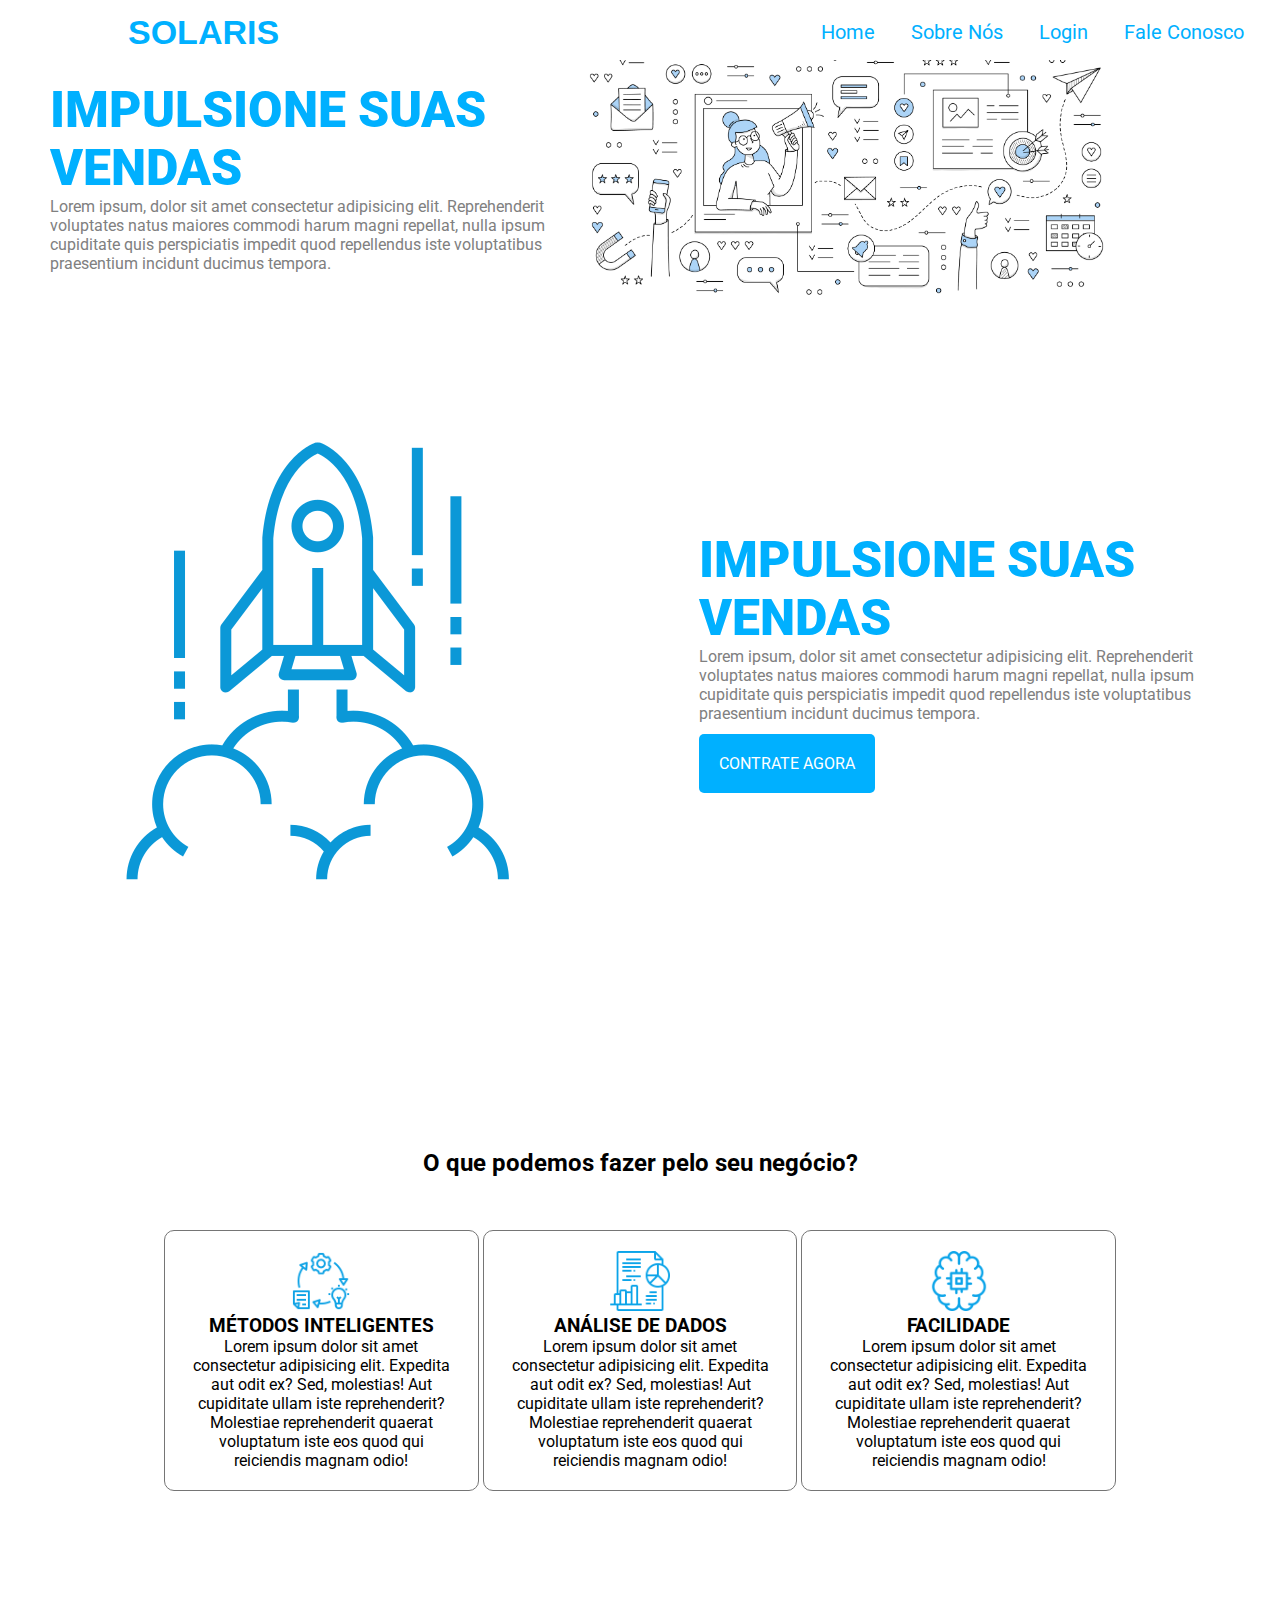
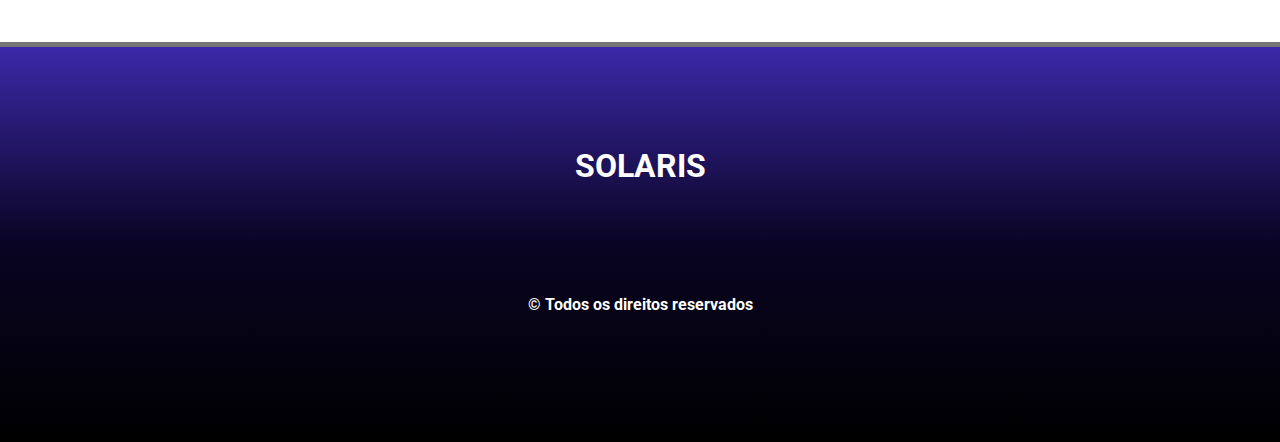
<file: index.html>
<!DOCTYPE html>
<html lang="pt-br">
<head>
    <meta charset="UTF-8">
    <meta http-equiv="X-UA-Compatible" content="IE=edge">
    <meta name="viewport" content="width=device-width, initial-scale=1.0">
    <meta name="description" content="Um site exemplo">
    <meta name ="keywords" content="agencia digital,css,html">
    <link rel="stylesheet" href="style.css">
    <link rel="stylesheet" href="responsivo.css">
    <title>VENDAS</title>
</head>

<body>

    <nav class="navbar">
        <div class="logo">
          <h1>SOLARIS</h1>
        </div>
        <div class="menu">
          <a href="#">Home</a>
          <a href="#">Sobre Nós</a>
          <a href="./login1.html">Login</a>
          <a href="#">Fale Conosco</a>
        </div>
      </nav>
      

    <header class="header">

        <div class="headline">
            <!-- <h2 style="letter-spacing: 15px;">Você achou a melhor</h2> -->
            <h2 style="font-size: 50px;">IMPULSIONE SUAS VENDAS</h2>
            <p>Lorem ipsum, dolor sit amet consectetur adipisicing elit. Reprehenderit voluptates natus maiores commodi harum magni repellat, nulla ipsum cupiditate quis perspiciatis impedit quod repellendus iste voluptatibus praesentium incidunt ducimus tempora.</p>
        </div>

        <div class="img-headline">
            <img id="img1" src="img1.jpg">

        </div>

    
    </header>

    <header class="header">

        <div class="img-headline">
            <img id="img1" src="foguete.png">

        </div>

        <div class="headline">
            <!-- <h2 style="letter-spacing: 15px;">Você achou a melhor</h2> -->
            <h2 style="font-size: 50px;">IMPULSIONE SUAS VENDAS</h2>
            <p>Lorem ipsum, dolor sit amet consectetur adipisicing elit. Reprehenderit voluptates natus maiores commodi harum magni repellat, nulla ipsum cupiditate quis perspiciatis impedit quod repellendus iste voluptatibus praesentium incidunt ducimus tempora.</p>
             <a href="./cadastro.html" class="botao2">Contrate agora</a>
        </div>

    
    </header>

    <section>
        <h2>O que podemos fazer pelo seu negócio?</h2>
        <div class="servicos">
            <div class="card">
                <img src="web.png" width="60" height="60">

                <div class="card-text">
                <h3>MÉTODOS INTELIGENTES</h3>
                <p>Lorem ipsum dolor sit amet consectetur adipisicing elit. Expedita aut odit ex? Sed, molestias! Aut cupiditate ullam iste reprehenderit? Molestiae reprehenderit quaerat voluptatum iste eos quod qui reiciendis magnam odio!</p>  
                </div>

                <div class="textooculto">
                    <h3>MAIS</h3>
                    <p>Lorem ipsum dolor sit amet consectetur adipisicing elit. Expedita aut odit ex? Sed, molestias! Aut cupiditate ullam iste reprehenderit? Molestiae reprehenderit quaerat voluptatum iste eos quod qui reiciendis magnam odio!</p>  
                </div>

            </div>



            <div class="card">
                <img src="app.png"width="60" height="60">

                <div class="card-text">
                    <h3>ANÁLISE DE DADOS</h3>
                    <p>Lorem ipsum dolor sit amet consectetur adipisicing elit. Expedita aut odit ex? Sed, molestias! Aut cupiditate ullam iste reprehenderit? Molestiae reprehenderit quaerat voluptatum iste eos quod qui reiciendis magnam odio!</p>  
                    
                </div>

                <div class="textooculto">
                    <h3>MAIS</h3>
                    <p>Lorem ipsum dolor sit amet consectetur adipisicing elit. Expedita aut odit ex? Sed, molestias! Aut cupiditate ullam iste reprehenderit? Molestiae reprehenderit quaerat voluptatum iste eos quod qui reiciendis magnam odio!</p>  
                </div>

            </div>


            <div class="card">
                <img src="ia.png" width="60" height="60">

                <div class="card-text">
                    <h3>FACILIDADE</h3>
                    <p>Lorem ipsum dolor sit amet consectetur adipisicing elit. Expedita aut odit ex? Sed, molestias! Aut cupiditate ullam iste reprehenderit? Molestiae reprehenderit quaerat voluptatum iste eos quod qui reiciendis magnam odio!</p>  
                </div>

                <div class="textooculto">
                    <h3>MAIS</h3>
                    <p>Lorem ipsum dolor sit amet consectetur adipisicing elit. Expedita aut odit ex? Sed, molestias! Aut cupiditate ullam iste reprehenderit? Molestiae reprehenderit quaerat voluptatum iste eos quod qui reiciendis magnam odio!</p>  
                </div>

            </div>
        </div>

    </section>

    <footer>

        <div class="logo-roda">

            <h1 class="agencia" >SOLARIS</h1>

        </div>

        <b style="color: white;">© Todos os direitos reservados</b>
    </footer>
    <!-- <a target="_blank" href="https://api.whatsapp.com/send?1=pt_BR&phone=5521965895734"><img class="whats" src="../img/logo whats.png"></a> -->
    


    
</body>



</html>
</file>
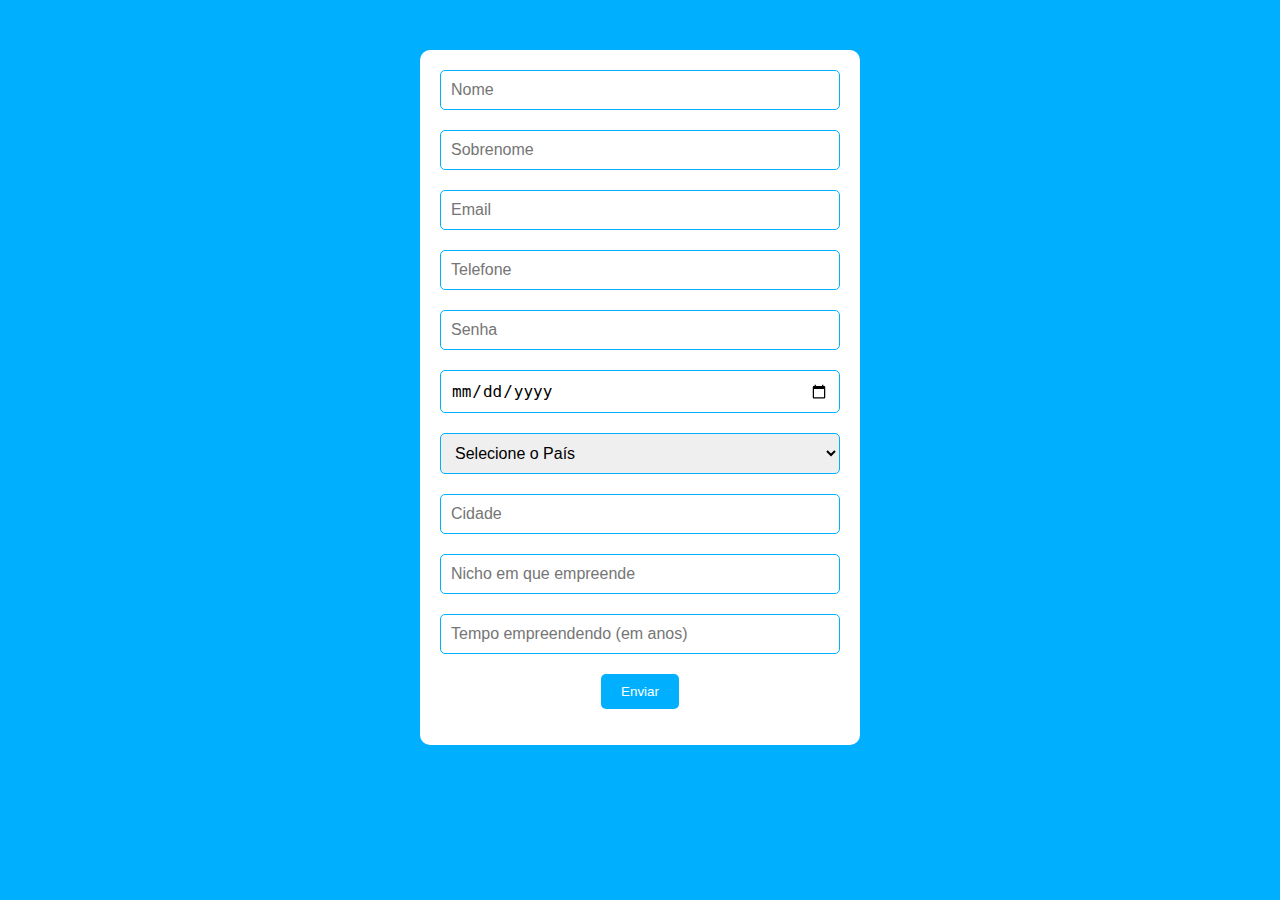
<file: cadastro.html>
<html>
  <head>
    <style>
      body {
        font-family: Arial, sans-serif;
        background-color: #00b0ff;
        color: white;
      }

      .form-container {
        background-color: white;
        padding: 20px;
        border-radius: 10px;
        box-shadow: 0 0 10px #00b0ff;
        max-width: 400px;
        margin: 50px auto;
      }

      form {
        text-align: center;
      }

      input[type="text"],
      input[type="email"],
      input[type="tel"],
      input[type="password"],
      input[type="date"],
      select {
        width: 100%;
        padding: 10px;
        font-size: 16px;
        margin-bottom: 20px;
        border: 1px solid #00b0ff;
        border-radius: 5px;
      }

      input[type="submit"] {
        background-color: #00b0ff;
        color: white;
        padding: 10px 20px;
        border: none;
        border-radius: 5px;
        cursor: pointer;
        transition: all 0.2s ease-in-out;
      }

      input[type="submit"]:hover {
        background-color: #0497D9;
        transform: translateY(-2px);
        box-shadow: 0 4px 6px #00b0ff;
      }

    
    </style>
  </head>
  <body>
    
    <div class="form-container">
      <form action="#">
        <input type="text" placeholder="Nome" required />
        <input type="text" placeholder="Sobrenome" required />
        <input type="email" placeholder="Email" required />
        <input type="tel" placeholder="Telefone" required />
        <input type="password" placeholder="Senha" required />
        <input type="date" placeholder="Data de Nascimento" required />
        <select required>
          <option value="">Selecione o País</option>
          <option value="brasil">Brasil</option>
          <option value="argentina">Argentina</option>
          <option value="eua">Estados Unidos</option>
        </select>
        <input type="text" placeholder="Cidade" required />
        <input type="text" placeholder="Nicho em que empreende" required />
        <input type="text" placeholder="Tempo empreendendo (em anos)" required />
        <input type="submit" value="Enviar" />
      </form>
    </div>
  </body>
</html>
</file>
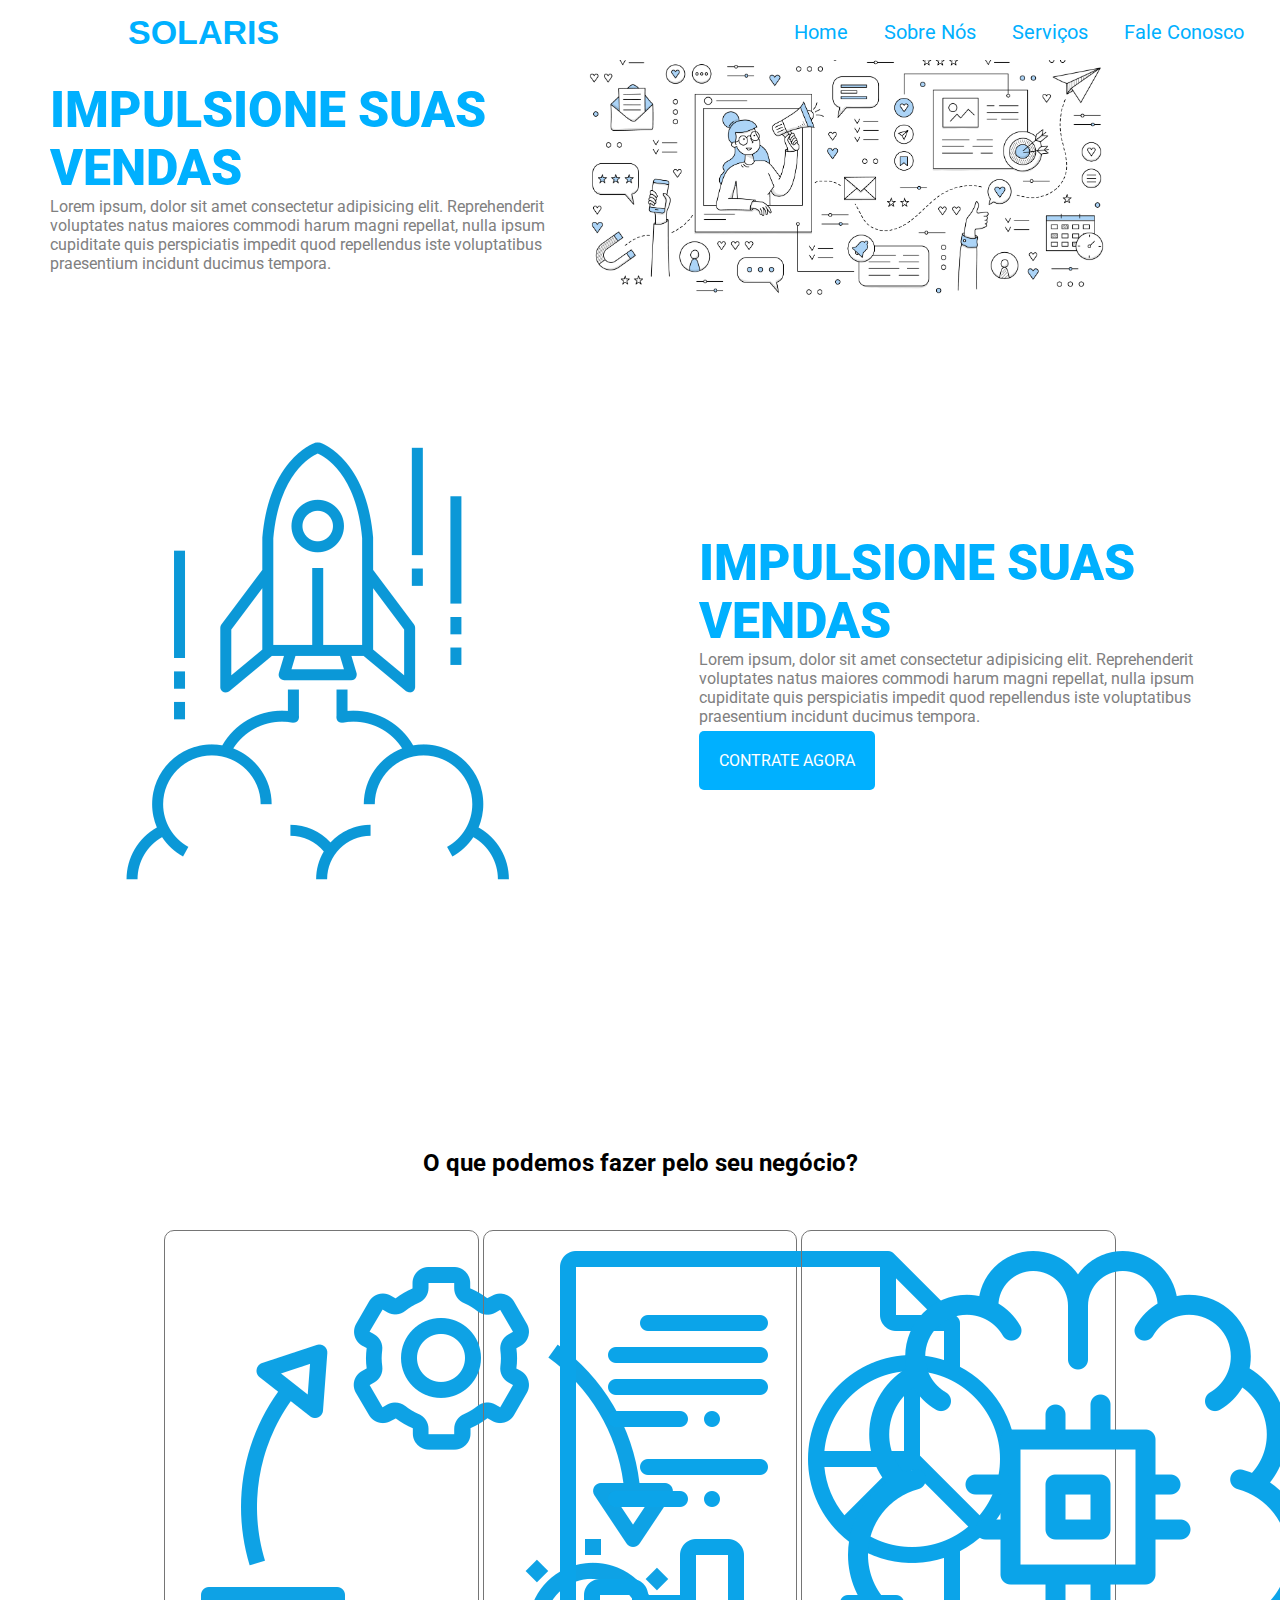
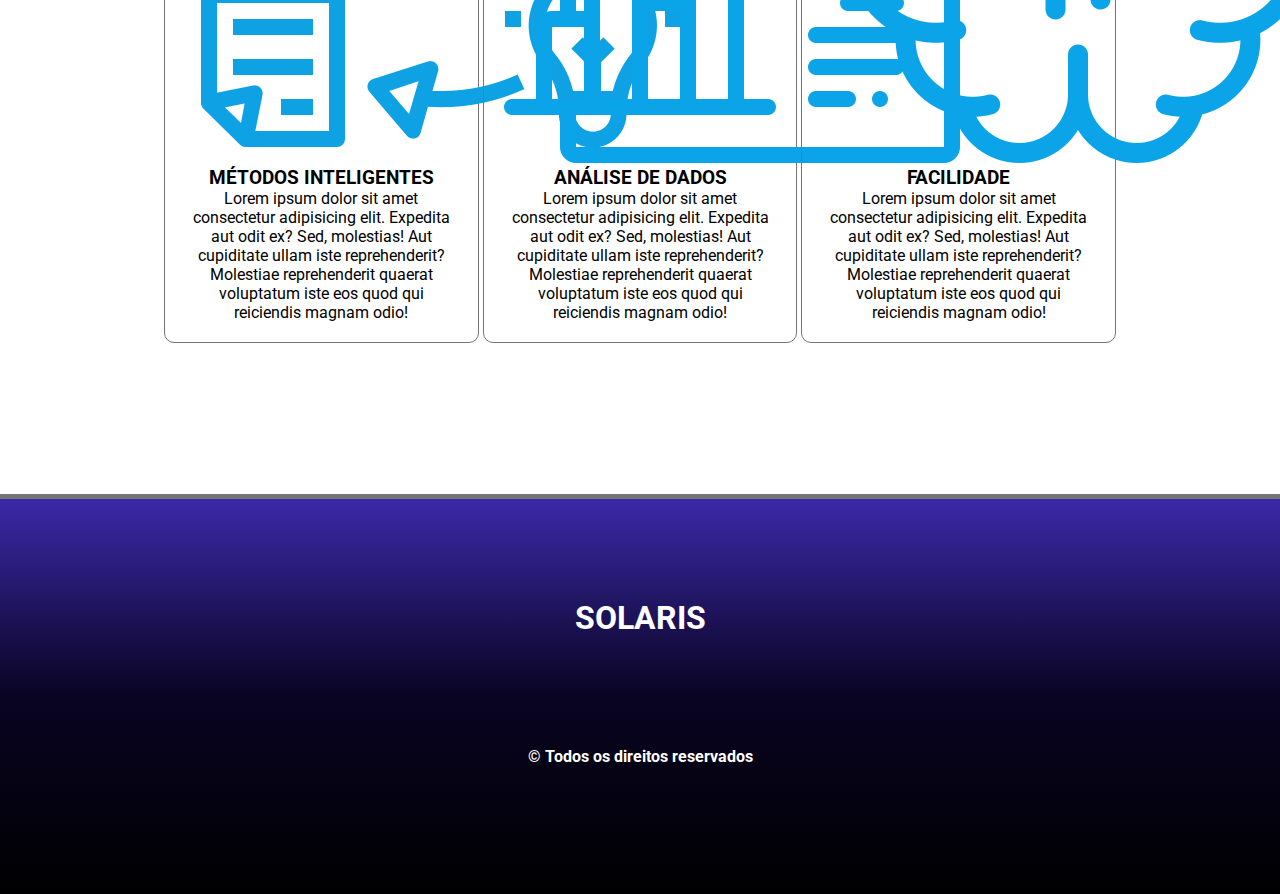
<file: index.html.html>
<!DOCTYPE html>
<html lang="pt-br">
<head>
    <meta charset="UTF-8">
    <meta http-equiv="X-UA-Compatible" content="IE=edge">
    <meta name="viewport" content="width=device-width, initial-scale=1.0">
    <meta name="description" content="Um site exemplo">
    <meta name ="keywords" content="agencia digital,css,html">
    <link rel="stylesheet" href="../css/style.css">
    <link rel="stylesheet" href="../css/responsivo.css">
    <title>Agência</title>
</head>

<body>

    <nav class="navbar">
        <div class="logo">
          <h1>SOLARIS</h1>
        </div>
        <div class="menu">
          <a href="#">Home</a>
          <a href="#">Sobre Nós</a>
          <a href="#">Serviços</a>
          <a href="#">Fale Conosco</a>
        </div>
      </nav>
      

    <header class="header">

        <div class="headline">
            <!-- <h2 style="letter-spacing: 15px;">Você achou a melhor</h2> -->
            <h2 style="font-size: 50px;">IMPULSIONE SUAS VENDAS</h2>
            <p>Lorem ipsum, dolor sit amet consectetur adipisicing elit. Reprehenderit voluptates natus maiores commodi harum magni repellat, nulla ipsum cupiditate quis perspiciatis impedit quod repellendus iste voluptatibus praesentium incidunt ducimus tempora.</p>
        </div>

        <div class="img-headline">
            <img id="img1" src="../img/img1.jpg">

        </div>

    
    </header>

    <header class="header">

        <div class="img-headline">
            <img id="img1" src="../img/foguete.png">

        </div>

        <div class="headline">
            <!-- <h2 style="letter-spacing: 15px;">Você achou a melhor</h2> -->
            <h2 style="font-size: 50px;">IMPULSIONE SUAS VENDAS</h2>
            <p>Lorem ipsum, dolor sit amet consectetur adipisicing elit. Reprehenderit voluptates natus maiores commodi harum magni repellat, nulla ipsum cupiditate quis perspiciatis impedit quod repellendus iste voluptatibus praesentium incidunt ducimus tempora.</p>
             <a href="#" class="botao2">Contrate agora</a>
        </div>

    
    </header>

    <section>
        <h2>O que podemos fazer pelo seu negócio?</h2>
        <div class="servicos">
            <div class="card">
                <img src="../img/web.png">

                <div class="card-text">
                <h3>MÉTODOS INTELIGENTES</h3>
                <p>Lorem ipsum dolor sit amet consectetur adipisicing elit. Expedita aut odit ex? Sed, molestias! Aut cupiditate ullam iste reprehenderit? Molestiae reprehenderit quaerat voluptatum iste eos quod qui reiciendis magnam odio!</p>  
                </div>

                <div class="textooculto">
                    <h3>MAIS</h3>
                    <p>Lorem ipsum dolor sit amet consectetur adipisicing elit. Expedita aut odit ex? Sed, molestias! Aut cupiditate ullam iste reprehenderit? Molestiae reprehenderit quaerat voluptatum iste eos quod qui reiciendis magnam odio!</p>  
                </div>

            </div>



            <div class="card">
                <img src="../img/app.png">

                <div class="card-text">
                    <h3>ANÁLISE DE DADOS</h3>
                    <p>Lorem ipsum dolor sit amet consectetur adipisicing elit. Expedita aut odit ex? Sed, molestias! Aut cupiditate ullam iste reprehenderit? Molestiae reprehenderit quaerat voluptatum iste eos quod qui reiciendis magnam odio!</p>  
                    
                </div>

                <div class="textooculto">
                    <h3>MAIS</h3>
                    <p>Lorem ipsum dolor sit amet consectetur adipisicing elit. Expedita aut odit ex? Sed, molestias! Aut cupiditate ullam iste reprehenderit? Molestiae reprehenderit quaerat voluptatum iste eos quod qui reiciendis magnam odio!</p>  
                </div>

            </div>


            <div class="card">
                <img src="../img/ia.png">

                <div class="card-text">
                    <h3>FACILIDADE</h3>
                    <p>Lorem ipsum dolor sit amet consectetur adipisicing elit. Expedita aut odit ex? Sed, molestias! Aut cupiditate ullam iste reprehenderit? Molestiae reprehenderit quaerat voluptatum iste eos quod qui reiciendis magnam odio!</p>  
                </div>

                <div class="textooculto">
                    <h3>MAIS</h3>
                    <p>Lorem ipsum dolor sit amet consectetur adipisicing elit. Expedita aut odit ex? Sed, molestias! Aut cupiditate ullam iste reprehenderit? Molestiae reprehenderit quaerat voluptatum iste eos quod qui reiciendis magnam odio!</p>  
                </div>

            </div>
        </div>

    </section>

    <footer>

        <div class="logo-roda">

            <h1 class="agencia" >SOLARIS</h1>

        </div>

        <b style="color: white;">© Todos os direitos reservados</b>
    </footer>
    <!-- <a target="_blank" href="https://api.whatsapp.com/send?1=pt_BR&phone=5521965895734"><img class="whats" src="../img/logo whats.png"></a> -->
    


    
</body>



</html>
</file>
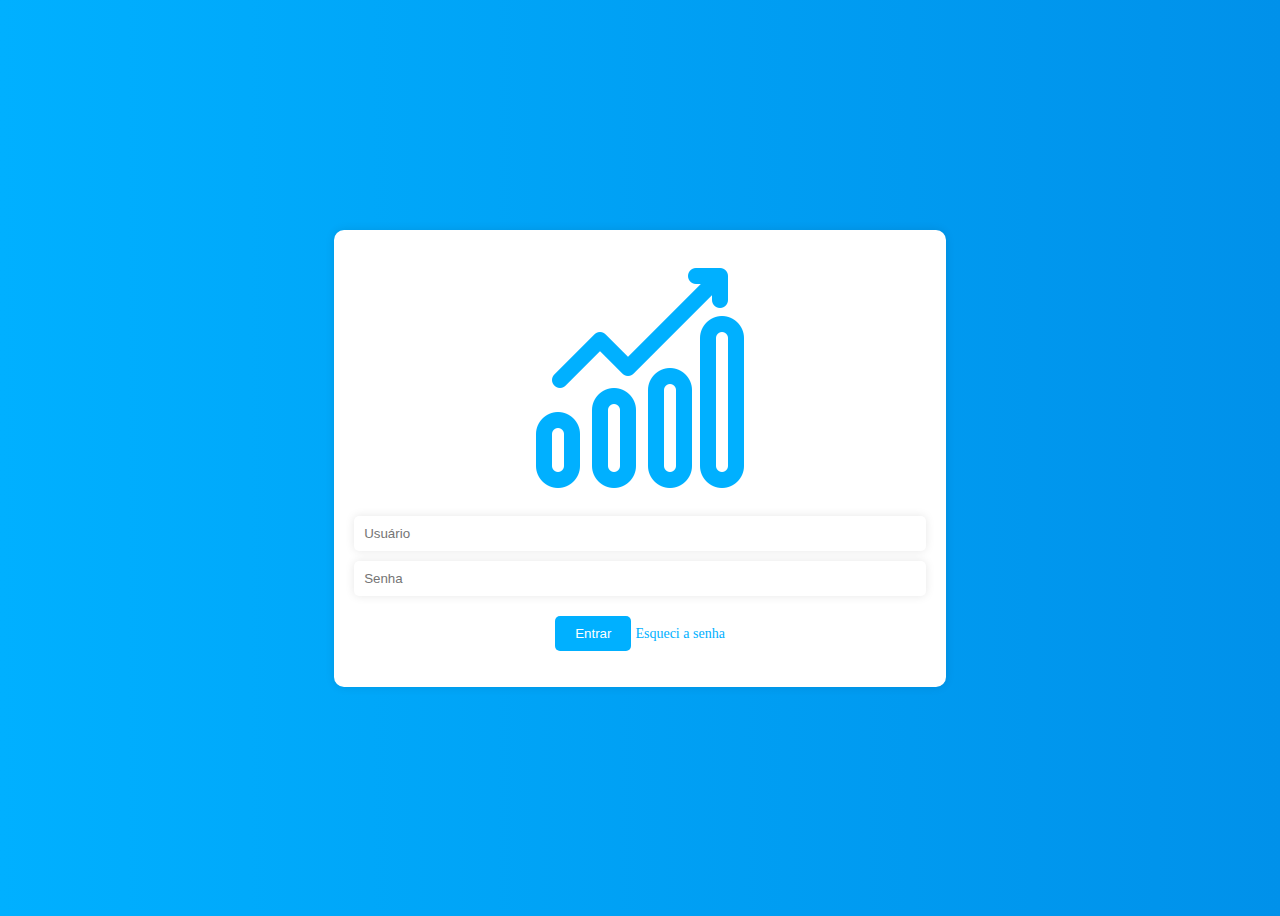
<file: login1.html>
<html>
  <head>
    <style>
      body {
        background: linear-gradient(to right, #00b0ff, #0091ea);
        display: flex;
        align-items: center;
        justify-content: center;
        height: 100vh;
      }
      
      .login-container {
        background-color: white;
        padding: 20px;
        border-radius: 10px;
        box-shadow: 0px 0px 10px rgba(0, 0, 0, 0.1);
        text-align: center;
      }
      
      input[type="text"], input[type="password"] {
        width: 100%;
        padding: 10px;
        margin-top: 10px;
        border-radius: 5px;
        border: none;
        box-shadow: 0px 0px 10px rgba(0, 0, 0, 0.1);
      }
      
      input[type="submit"] {
        background-color: #00b0ff;
        color: white;
        padding: 10px 20px;
        border-radius: 5px;
        border: none;
        margin-top: 20px;
        cursor: pointer;
      }
      
      .forgot-password {
        margin-top: 10px;
        font-size: 14px;
        color: #00b0ff;
        cursor: pointer;
      }
    </style>
  </head>
  <body>
    <div class="login-container">
      <div class="title">
        <img src="/grafico.png" alt="">
      </div>
      <form>
        <input type="text" placeholder="Usuário">
        <input type="password" placeholder="Senha">
        <input type="submit" value="Entrar">
        <a class="forgot-password">Esqueci a senha</a>
      </form>
    </div>
  </body>
</html>
</file>
<file: style.css>
@import url('https://fonts.googleapis.com/css2?family=Roboto:ital,wght@0,100;0,300;1,100&display=swap');

*{
    box-sizing: border-box;
    margin: 0;

}
body{
    font-family: 'Roboto', sans-serif;
    
}

.navbar{

    position: fixed;
    display: flex;
    flex-flow: row wrap;
    height: 60px;
    background: white;
    justify-content: center;
    align-items: center;
    width: 100%;
}
.logo{
    flex: 20%;
    text-align: left;
    margin-left: 10%;
}

.logo h1{

    font-family: 'Trebuchet MS', 'Lucida Sans Unicode', 'Lucida Grande', 'Lucida Sans', Arial, sans-serif;
    color: #00b0ff;
    font-size: 34px;
}

.menu{

    flex:70%;
    text-align: right;
    padding: 20px;
}

.menu a { 
    color: #00b0ff;
    text-decoration: none;
    font-size: 20px;
    padding: 20px 16px;
}

.menu a:hover{

    color: #ebd6d6;
    border-top: 4px solid #00b0ff;
}

#botao1{
    background:#00b0ff;
    padding: 10px 25px;
    color: white;
    border-radius: 5px;
    margin-right: 10%;
    margin-left: 5%;
}

#botao1:hover{
    border: none;
    background: #757575;
}

.header{

    padding: 50px;
    justify-content: center;
    align-items: center;
    display: flex;
    flex-flow: row wrap;
    height: auto;
    background: white;
    /* border: 1px solid black; */
}

.headline{
    margin-left: 0%;
    flex: 40%;
    /* border: 1px solid black; */

}

.headline p{

    color: gray;
    text-align: left;
}

.img-headline{
    
    margin-right: 10%;
    flex: 40%;
    /* border: 1px solid pink; */
    text-align: center;
}

#img1{
   max-width: 100%;

}

.headline h2{
    margin-top: 2%;
    justify-content: center;
    align-items: center;
    font-weight: 900;
    font-size: 20px;
    color:#00b0ff;
    padding: 0;
    margin: 0;
    /* border: 1px solid black; */
}
.botao2{
    
    display: inline-block;
    background: #00b0ff;
    color: white;
    padding: 20px;
    text-transform: uppercase;
    border-radius: 5px; 
    text-decoration: none;
    margin-top: 2%;
}

.botao2:hover{
    background: #757575;
    color: white;
}
section{

    display: inline-block;
    margin-top: 10%;
    margin-left: 5%;
    margin-right: 5%;
    text-align: center;
    padding: 4%;
    /* border: 1px solid black; */
   
}
.section h2{

    width: 100%;
    font-size: 50px;
    margin: 0;
    font-family: 'Trebuchet MS', 'Lucida Sans Unicode', 'Lucida Grande', 'Lucida Sans', Arial, sans-serif;
    font-weight: bold;
    color:#00b0ff,

}
.servicos{
    display: inline-block;
    margin-top: 5%;
}

.card{
    display: inline-block;
    width: 30%;
    padding: 20px;
    border:1px solid #757575;
    border-radius: 10px;
    cursor: pointer;
}   

.textooculto{
    display: none;
}
 
.card:hover{
    background: #757575;
    color: white;
    padding: 40px;
}

.card:hover .card-text{
    display: none;
}

.card:hover img{

    display: none;
}

.card:hover .textooculto{

    display: block;
}

footer{
    margin-top: 100px;
    height: 400px;
    background-image: linear-gradient(180deg, #3b28a8,#090422,black);
    text-align: center;
    border-top: 5px solid #757575;
}
.logo-roda{
    padding: 100px ;
}
.agencia{
    color: white;
    margin-bottom: 10px;
    
}
 .whats{

    position: fixed;
    bottom: 30%;
    right: 100px;
    width: 100px;
    color:#757575;
 }
</file>
<file: responsivo.css>
@media screen and (max-width:1005px) { 
    .menu{
        display: none;
    }
    .headline{
        margin-top: 10%;
    }
    .navbar{
        position: relative;
    }

    .logo{
        margin: 0;
        text-align: center;
    }
    .header{
        padding-top: 5%;
    }
    
    .headline{
        flex: 100%;
        margin: 5%;
        text-align: center;
    }
    .headline p{
        text-align: center;
    }

    .img-headline{
        flex: 100%;
        margin: 5%;
        text-align: center;
    }
    .card{
        width: 100%;
    }
    .whats{
        display: none;
    }
}
</file>
<file: css/style.css>
@import url('https://fonts.googleapis.com/css2?family=Roboto:ital,wght@0,100;0,300;1,100&display=swap');

*{
    box-sizing: border-box;
    margin: 0;

}
body{
    font-family: 'Roboto', sans-serif;
    
}

.navbar{

    position: fixed;
    display: flex;
    flex-flow: row wrap;
    height: 60px;
    background: white;
    justify-content: center;
    align-items: center;
    width: 100%;
}
.logo{
    flex: 20%;
    text-align: left;
    margin-left: 10%;
}

.logo h1{

    font-family: 'Trebuchet MS', 'Lucida Sans Unicode', 'Lucida Grande', 'Lucida Sans', Arial, sans-serif;
    color: #00b0ff;
    font-size: 34px;
}

.menu{

    flex:70%;
    text-align: right;
    padding: 20px;
}

.menu a { 
    color: #00b0ff;
    text-decoration: none;
    font-size: 20px;
    padding: 20px 16px;
}

.menu a:hover{

    color: #ebd6d6;
    border-top: 4px solid #00b0ff;
}

#botao1{
    background:#00b0ff;
    padding: 10px 25px;
    color: white;
    border-radius: 5px;
    margin-right: 10%;
    margin-left: 5%;
}

#botao1:hover{
    border: none;
    background: #757575;
}

.header{

    padding: 50px;
    justify-content: center;
    align-items: center;
    display: flex;
    flex-flow: row wrap;
    height: auto;
    background: white;
    /* border: 1px solid black; */
}

.headline{
    margin-left: 0%;
    flex: 40%;
    /* border: 1px solid black; */

}

.headline p{

    color: gray;
    text-align: left;
}

.img-headline{
    
    margin-right: 10%;
    flex: 40%;
    /* border: 1px solid pink; */
    text-align: center;
}

#img1{
   max-width: 100%;

}

.headline h2{
    margin-top: 2%;
    justify-content: center;
    align-items: center;
    font-weight: 900;
    font-size: 20px;
    color:#00b0ff;
    padding: 0;
    margin: 0;
    /* border: 1px solid black; */
}
.botao2{
    
    display: inline-block;
    background: #00b0ff;
    color: white;
    padding: 20px;
    text-transform: uppercase;
    border-radius: 5px; 
    text-decoration: none;
    margin-top: 1%;
}

.botao2:hover{
    background: #757575;
    color: white;
}
section{

    display: inline-block;
    margin-top: 10%;
    margin-left: 5%;
    margin-right: 5%;
    text-align: center;
    padding: 4%;
    /* border: 1px solid black; */
   
}
.section h2{

    width: 100%;
    font-size: 50px;
    margin: 0;
    font-family: 'Trebuchet MS', 'Lucida Sans Unicode', 'Lucida Grande', 'Lucida Sans', Arial, sans-serif;
    font-weight: bold;
    color:#00b0ff,

}
.servicos{
    display: inline-block;
    margin-top: 5%;
}

.card{
    display: inline-block;
    width: 30%;
    padding: 20px;
    border:1px solid #757575;
    border-radius: 10px;
    cursor: pointer;
}   

.textooculto{
    display: none;
}
 
.card:hover{
    background: #757575;
    color: white;
    padding: 40px;
}

.card:hover .card-text{
    display: none;
}

.card:hover img{

    display: none;
}

.card:hover .textooculto{

    display: block;
}

footer{
    margin-top: 100px;
    height: 400px;
    background-image: linear-gradient(180deg, #3b28a8,#090422,black);
    text-align: center;
    border-top: 5px solid #757575;
}
.logo-roda{
    padding: 100px ;
}
.agencia{
    color: white;
    margin-bottom: 10px;
    
}
 .whats{

    position: fixed;
    bottom: 30%;
    right: 100px;
    width: 100px;
    color:#757575;
 }
</file>
<file: css/responsivo.css>
@media screen and (max-width:1005px) { 
    .menu{
        display: none;
    }
    .headline{
        margin-top: 10%;
    }
    .navbar{
        position: relative;
    }

    .logo{
        margin: 0;
        text-align: center;
    }
    .header{
        padding-top: 5%;
    }
    
    .headline{
        flex: 100%;
        margin: 5%;
        text-align: center;
    }
    .headline p{
        text-align: center;
    }

    .img-headline{
        flex: 100%;
        margin: 5%;
        text-align: center;
    }
    .card{
        width: 100%;
    }
    .whats{
        display: none;
    }
}
</file>
